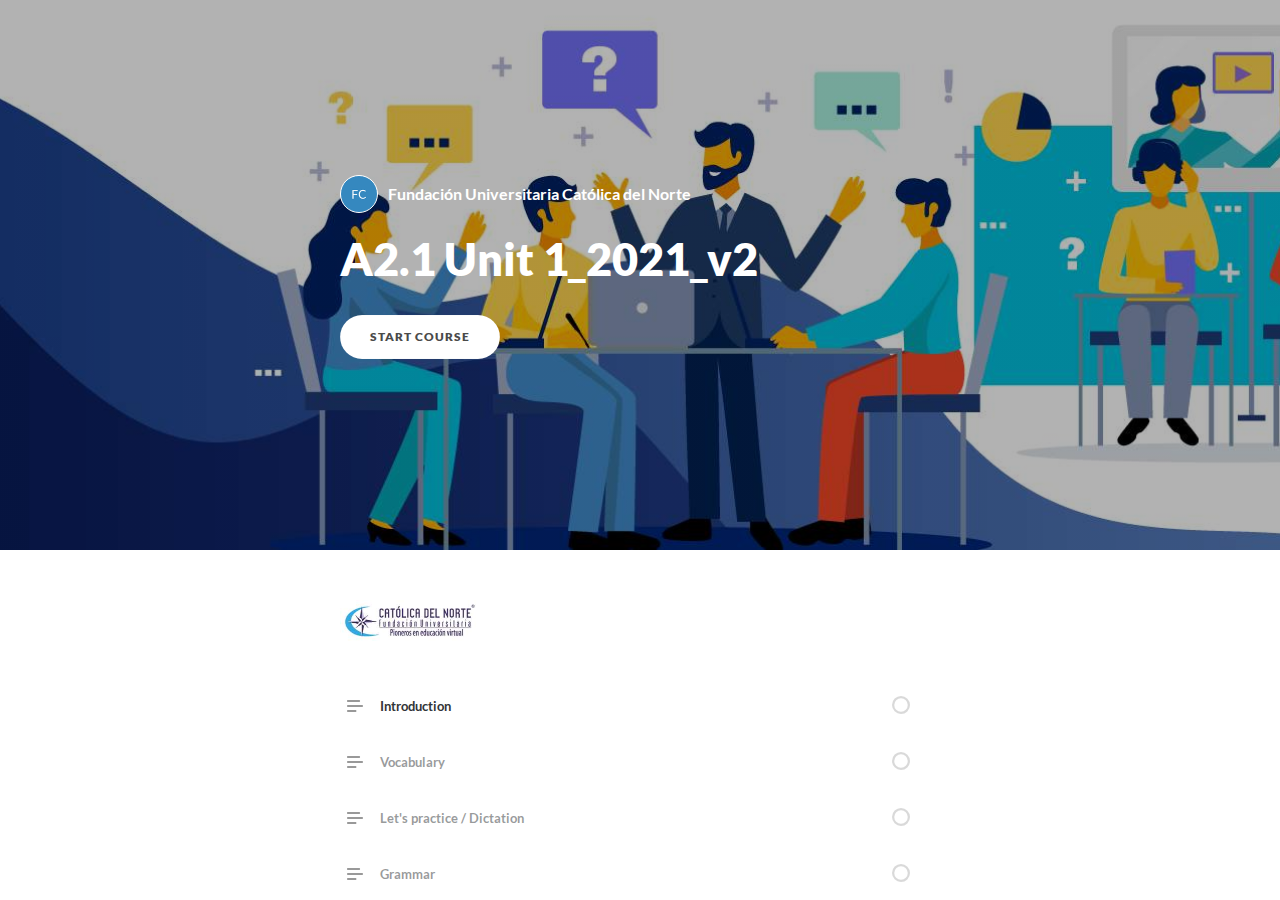
<file: index.html>
<!DOCTYPE html>
<html lang="en" class="">
  <head>
    <meta http-equiv="X-UA-Compatible" content="IE=edge,chrome=1">
    <meta name="viewport" content="width=device-width, initial-scale=1, maximum-scale=1">
    <meta charset="utf-8">

    <title>A2.1 Unit 1_2021_v2</title>

    <link type="text/css" rel="stylesheet" href="lib/icomoon.css">
    <link type="text/css" rel="stylesheet" href="lib/main.bundle.css">
    <script type="text/javascript" src="lib/player-0.0.11.min.js"></script>
    <script type="text/javascript" src="lib/lzwcompress.js"></script>

    <!-- Resize Hack -->
    <script type="text/javascript">
      window.resizeTo(screen.width, screen.height);
    </script>
    
    <!--[if lt IE 9]>
    <script src="//html5shiv.googlecode.com/svn/trunk/html5.js"></script>
    <![endif]-->
  </head>
  <body>
    <style>
      .brand--head, .brand--head *   { font-family: 'Lato' !important; }
      .brand--body, .brand--body *   { font-family: 'Lato' !important; }
      .brand--lhead, .brand--lhead * { font-family: 'Lato' !important; }
      .brand--lbody, .brand--lbody * { font-family: 'Lato' !important; }
      .brand--ui, .brand--ui *       { font-family: 'Lato' !important; }

      .brand--beforeHead:before { font-family: 'Lato' !important; }
      .brand--afterHead:after { font-family: 'Lato' !important; }

      .brand--background        { background-color: #5981C2 !important; }
      .brand--background-all *  { background-color: #5981C2 !important; }
      .brand--border            { border-color: #5981C2 !important; }
      .brand--color             { color: #5981C2 !important; }
      .brand--color-all *       { color: #5981C2 !important; }
      .brand--shadow            { box-shadow: 0 0 0 0.2rem #5981C2 !important; }
      .brand--shadow-all *      { box-shadow: 0 0 0 0.2rem #5981C2 !important; }
      .brand--fill              { fill: #5981C2 !important; }
      .brand--stroke            { stroke: #5981C2 !important; }

      .brand--beforeBackground:before { background-color: #5981C2 !important; }
      .brand--beforeBorder:before     { border-color: #5981C2 !important; }
      .brand--beforeColor:before      { color: #5981C2 !important; }

      .brand--afterBackground:after { background-color: #5981C2 !important; }
      .brand--afterBorder:after     { border-color: #5981C2 !important; }
      .brand--afterColor:after      { color: #5981C2 !important; }

      /* should be applied to containers where links
         need to appear in brand color */
      .brand--linkColor a { color: #5981C2 !important; }

      /* should be applied to containers where links
         need to change to brand color on hover */
      .brand--linkColorHover a:hover { color: #5981C2 !important; }

      /* should be applied to any single element that
         needs to change color on hover */
      .brand--hoverColor:hover { color: #5981C2 !important; }

      /* TODO: probably need a way to create a 5-10% darker/lighter color */
      .brand--linkColor a:hover,
      .button.brand--background:hover { opacity: .65 !important; }

      @media (min-width: 47.9375em) { /* 768px */
        .brand--min768--background { background-color: #5981C2 !important; }
        .brand--min768--border     { border-color: #5981C2 !important; }
        .brand--min768--color      { color: #5981C2 !important; }
      }

      @media (max-width: 47.9375em) { /* 768px */
        .brand--max768--background { background-color: #5981C2 !important; }
        .brand--max768--border     { border-color: #5981C2 !important; }
        .brand--max768--color      { color: #5981C2 !important; }
      }
    </style>
    <div id="app"></div>
    <script type="text/javascript">
  (function(root) {
    window.labelSet = {"id":"C5UfDuI7y4s-wVE2HmWj0fn9","author":"auth0|5c4c7b2493dcb8211daaadda","name":"English","defaultId":1,"defaultSet":true,"labels":{"result":"result","search":"search","results":"results","quizNext":"NEXT","tabGroup":"Tab","codeGroup":"Code","noResults":"No results for","noteGroup":"Note","quizScore":"Your score","quizStart":"START QUIZ","courseExit":"EXIT COURSE","courseHome":"Home","lessonName":"Lesson","quizSubmit":"SUBMIT","quoteGroup":"Quote","salutation":"👋 Bye!","buttonGroup":"Button","courseStart":"START COURSE","embedViewOn":"VIEW ON","exitMessage":"You may now leave this page.","quizCorrect":"Correct","quizPassing":"PASSING","quizResults":"Quiz Results","courseResume":"RESUME COURSE","processStart":"START","processSwipe":"Swipe to continue","quizContinue":"Continue","quizLandmark":"Quiz","quizQuestion":"Question","courseDetails":"DETAILS","embedReadMore":"Read more","feedbackGroup":"Feedback","quizIncorrect":"Incorrect","quizTakeAgain":"TAKE AGAIN","scenarioStart":"START","sortingReplay":"REPLAY","accordionGroup":"Accordion","embedLinkGroup":"Embedded web content","lessonComplete":"COMPLETE","statementGroup":"Statement","storylineGroup":"Storyline","attachmentGroup":"File Attachment","embedPhotoGroup":"Embedded photo","embedVideoGroup":"Embedded video","playButtonLabel":"Play","processComplete":"Complete","processLandmark":"Process","processNextStep":"NEXT STEP","processStepName":"Step","seekSliderLabel":"Seek","sortingLandmark":"Sorting Activity","audioPlayerGroup":"Audio player. You can use the space bar to toggle playback and arrow keys to scrub.","buttonStackGroup":"Button stack","embedPlayerGroup":"Embedded media player","lessonRestricted":"Lessons must be completed in order","pauseButtonLabel":"Pause","scenarioComplete":"Scenario Complete!","scenarioContinue":"CONTINUE","scenarioTryAgain":"TRY AGAIN","textOnImageGroup":"Text on image","timelineLandmark":"Timeline","urlEmbedLandmark":"URL/Embed","videoPlayerGroup":"Video player. You can use the space bar to toggle playback and arrow keys to scrub.","blocksClickToFlip":"Click to flip","blocksPreposition":"of","bulletedListGroup":"Bulleted list","checkboxListGroup":"Checkbox list","imageAndTextGroup":"Image and text","imageGalleryGroup":"Image gallery","lessonPreposition":"of","numberedListGroup":"Numbered list","processLessonName":"Lesson","processStartAgain":"START AGAIN","scenarioStartOver":"START OVER","courseSkipToLesson":"SKIP TO LESSON","flashcardBackLabel":"Flashcard back","flashcardGridGroup":"Flashcard grid","nextFlashCardLabel":"Next flashcard","flashcardFrontLabel":"Flashcard front","flashcardStackGroup":"Flashcard stack","knowledgeCheckGroup":"Knowledge check","sortingCardsCorrect":"Cards Correct","hamburgerButtonLabel":"Course Overview Sidebar","lessonHeaderLandmark":"Lesson Header","numberedDividerGroup":"Numbered divider","lessonContentLandmark":"Lesson Content","lessonSidebarLandmark":"Lesson Sidebar","quizAnswerPlaceholder":"Type your answer here","labeledGraphicLandmark":"Labeled Graphic","previousFlashCardLabel":"Previous flashcard","processStepPreposition":"of","overviewPageTitleSuffix":"Overview","quizAcceptableResponses":"Acceptable responses","quizRequirePassingScore":"Must pass quiz before continuing","timelineCardGroupPrefix":"Timeline Card","labeledGraphicBubbleLabel":"Labeled graphic bubble","labeledGraphicMarkerLabel":"Labeled graphic marker","labeledGraphicNextMarkerLabel":"Next marker","labeledGraphicPreviousMarkerLabel":"Previous marker"},"deleted":false,"createdAt":"2019-01-26T15:23:03.250Z","updatedAt":"2019-01-26T15:23:03.250Z","iso639Code":"en","transferredAt":null};
    window.courseData = "[base64]/[base64]/[base64]/[base64]/[base64]/[base64]/[base64]/[base64]/[base64]/[base64]/[base64]/[base64]/[base64]/[base64]/[base64]/[base64]/[base64]";
    window.partnerContent = [];

    function isExport() {
      return true;
    }

    function resolvePath(path) {
      return ('assets/').concat(path);
    }

    function resolveFontPath(font) {
      return ('lib/fonts/').concat(font.key.split('/').reverse()[0]);
    }

    root.Runtime = {
      isExport: isExport,
      resolvePath: resolvePath,
      resolveFontPath: resolveFontPath
    };
  }(window));
</script>

    
    <script src="lib/main.bundle.js"></script>
    
  </body>
</html>
</file>
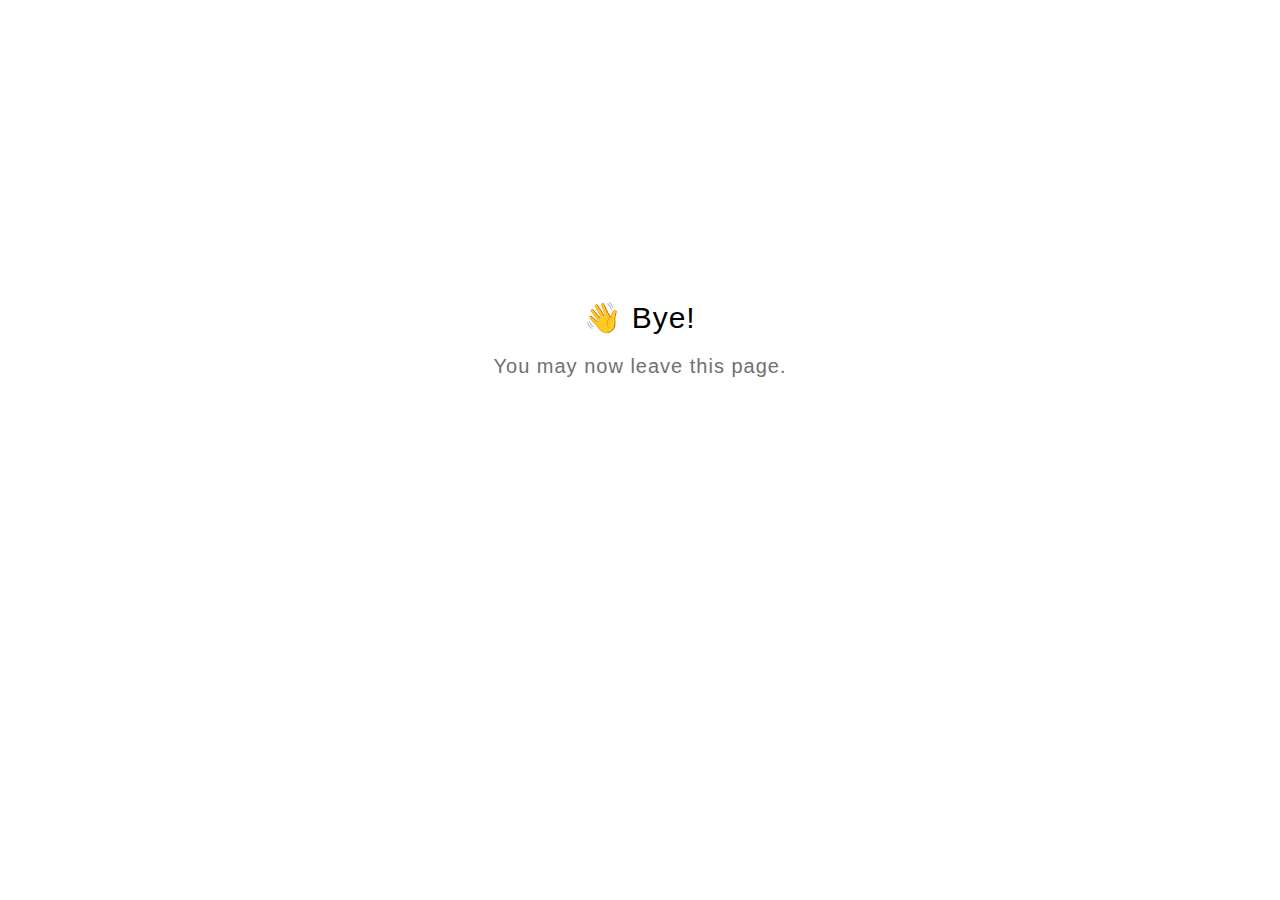
<file: goodbye.html>
<html>
  <head>
    <meta charset="utf-8" lang="en">
    <style>
      html {
        font-size: 20px;
        font-family: 'lato', sans-serif;
        font-weight: lighter;
        letter-spacing: 0.05rem;
      }

      .goodbye-container {
        text-align: center;
        margin-top: 15rem;
      }

      .bye-message {
        font-size: 1.5rem;
      }

      .exit-text {
        color: #707070;
        margin-top: 1rem;
      }
    </style>
  </head>
  <body>
    <div class="goodbye-container">
      <div class="bye-message">👋 Bye!</div>
      <div class="exit-text">You may now leave this page.</div>
    </div>
  </body>
</html>
</file>
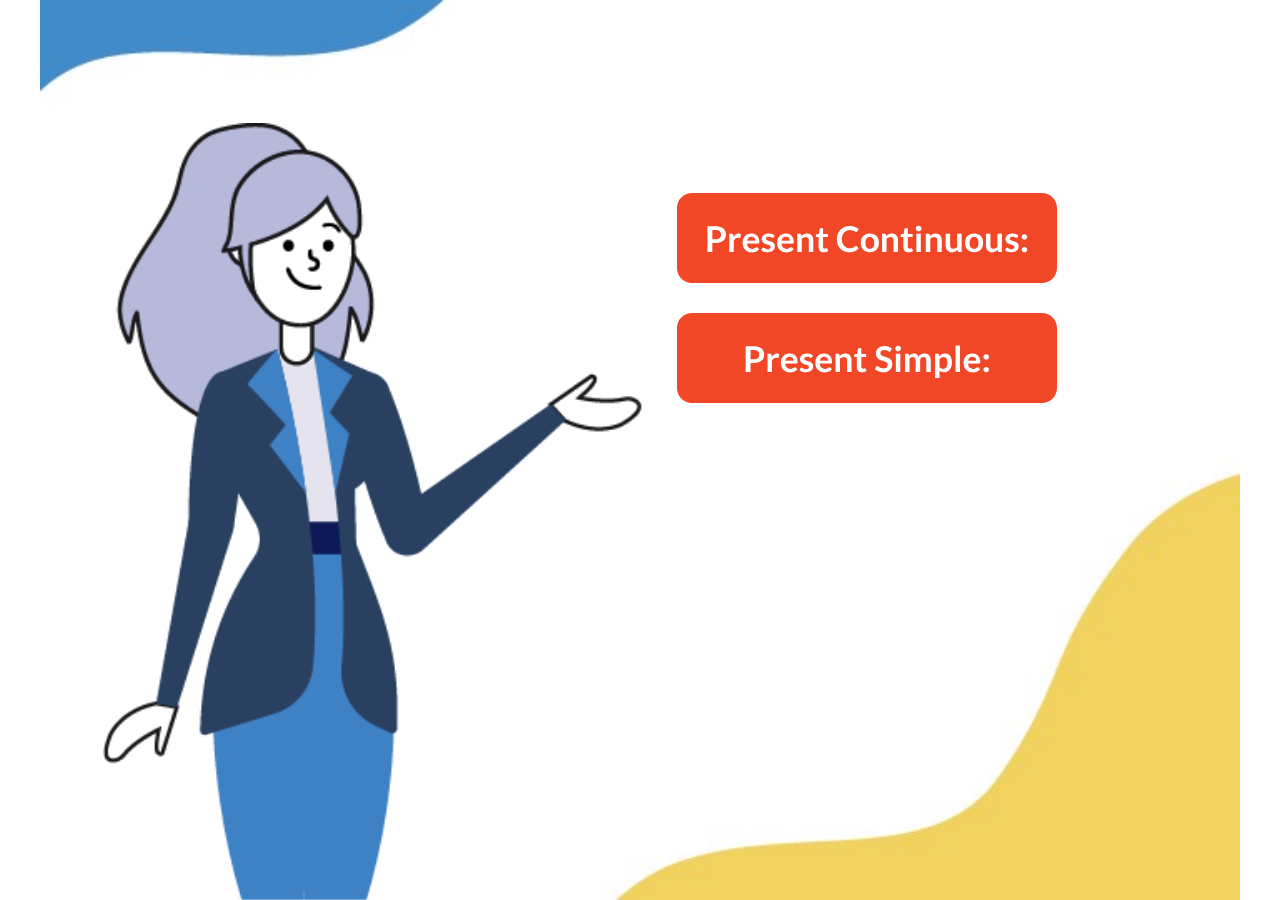
<file: assets/kPHkfuxmE7-gACLD/story.html>
<!DOCTYPE html>
<html lang="es">
<head>
  <meta charset="utf-8">
  <!-- Creado con Storyline 360 - http://www.articulate.com  -->
  <!-- version: 3.37.21614.0 -->
  <title>A2.1-unit1-grammar-present-continuo-simple</title>
  <meta http-equiv="x-ua-compatible" content="IE=edge" />
  <meta name="viewport" content="width=device-width, initial-scale=1.0, user-scalable=no, shrink-to-fit=no, minimal-ui" />
  <meta name="apple-mobile-web-app-capable" content="yes" />
  <style>
    html, body { height: 100%; padding: 0; margin: 0 }
    #app { height: 100%; width: 100%; }
  </style>
  
  <script>window.THREE = { };</script>
<meta name="robots" content="noindex, nofollow"></head>
<body style="background: #FBFBFB" class="cs-HTML theme-unified">
<script src="player-interface.js"></script>
  <script>!function(e){var n=/iPhone/i,t=/iPod/i,d=/iPad/i,s=/(?=.*\bAndroid\b)(?=.*\bMobile\b)/i,b=/Android/i,r=/(?=.*\bAndroid\b)(?=.*\bSD4930UR\b)/i,h=/(?=.*\bAndroid\b)(?=.*\b(?:KFOT|KFTT|KFJWI|KFJWA|KFSOWI|KFTHWI|KFTHWA|KFAPWI|KFAPWA|KFARWI|KFASWI|KFSAWI|KFSAWA)\b)/i,a=/IEMobile/i,l=/(?=.*\bWindows\b)(?=.*\bARM\b)/i,p=/BlackBerry/i,f=/BB10/i,u=/Opera Mini/i,c=/(CriOS|Chrome)(?=.*\bMobile\b)/i,w=/(?=.*\bFirefox\b)(?=.*\bMobile\b)/i,A=new RegExp("(?:Nexus 7|BNTV250|Kindle Fire|Silk|GT-P1000)","i"),v=function(e,i){return e.test(i)},i=function(e){var i=e||navigator.userAgent,o=i.split("[FBAN");if(void 0!==o[1]&&(i=o[0]),this.apple={phone:v(n,i),ipod:v(t,i),tablet:!v(n,i)&&v(d,i),device:v(n,i)||v(t,i)||v(d,i)},this.amazon={phone:v(r,i),tablet:!v(r,i)&&v(h,i),device:v(r,i)||v(h,i)},this.android={phone:v(r,i)||v(s,i),tablet:!v(r,i)&&!v(s,i)&&(v(h,i)||v(b,i)),device:v(r,i)||v(h,i)||v(s,i)||v(b,i)},this.windows={phone:v(a,i),tablet:v(l,i),device:v(a,i)||v(l,i)},this.other={blackberry:v(p,i),blackberry10:v(f,i),opera:v(u,i),firefox:v(w,i),chrome:v(c,i),device:v(p,i)||v(f,i)||v(u,i)||v(w,i)||v(c,i)},this.seven_inch=v(A,i),this.any=this.apple.device||this.android.device||this.windows.device||this.other.device||this.seven_inch,this.phone=this.apple.phone||this.android.phone||this.windows.phone,this.tablet=this.apple.tablet||this.android.tablet||this.windows.tablet,"undefined"==typeof window)return this},o=function(){var e=new i;return e.Class=i,e};"undefined"!=typeof module&&module.exports&&"undefined"==typeof window?module.exports=i:"undefined"!=typeof module&&module.exports&&"undefined"!=typeof window?module.exports=o():"function"==typeof define&&define.amd?define("isMobile",[],e.isMobile=o()):e.isMobile=o()}(this);
    window.isMobile.apple.tablet = window.isMobile.apple.tablet ||
      (navigator.platform === 'MacIntel' && navigator.maxTouchPoints > 1);
    window.isMobile.apple.device = window.isMobile.apple.device || window.isMobile.apple.tablet;
    window.isMobile.tablet = window.isMobile.tablet || window.isMobile.apple.tablet;
    window.isMobile.any = window.isMobile.any || window.isMobile.apple.tablet;
  </script>

  <div id="preso"></div>
  <script>
    window.DS = {};
    window.globals = {
      DATA_PATH_BASE: '',
      HAS_FRAME: true,
      HAS_SLIDE: true,

      lmsPresent: false,
      tinCanPresent: false,
      aoSupport: false,
      scale: 'noscale',
      captureRc: false,
      browserSize: 'optimal',
      bgColor: '#FBFBFB',
      features: '',
      themeName: 'unified',
      preloaderColor: '#8C8C8C',
      suppressAnalytics: false,
      productChannel: 'stable',
      publishSource: 'storyline',
      aid: 'auth0|5c4c7b2493dcb8211daaadda',
      cid: '2d848119-8c9f-4fc2-8f5d-d91c5d7e9a8b',
      playerVersion: '3.37.21614.0',
      maxIosVideoElements: 5,

      
      parseParams: function(qs) {
        if (window.globals.parsedParams != null) {
          return window.globals.parsedParams;
        }
        qs = (qs || window.location.search.substr(1)).split('+').join(' ');
        var params = {},
            tokens,
            re = /[?&]?([^=]+)=([^&]*)/g;

        while (tokens = re.exec(qs)) {
          params[decodeURIComponent(tokens[1]).trim()] =
            decodeURIComponent(tokens[2]).trim();
        }
        window.globals.parsedParams = params;
        return params;
      }

    };

    (function() {

      var classTypes = [ 'desktop', 'mobile', 'phone', 'tablet' ];

      var addDeviceClasses = function(prefix, testObj) {
        var curr, i;
        for (i = 0; i < classTypes.length; i++) {
          curr = classTypes[i];
          if (testObj[curr]) {
            document.body.classList.add(prefix + curr);
          }
        }
      };

      var params = window.globals.parseParams(),
          isDevicePreview = params.devicepreview === '1',
          isPhoneOverride = params.deviceType === 'phone' || (isDevicePreview && params.phone == '1'),
          isTabletOverride = (params.deviceType === 'tablet' || isDevicePreview) && !isPhoneOverride,
          isMobileOverride = isPhoneOverride || isTabletOverride;

      var deviceView = {
        desktop: !window.isMobile.any && !isMobileOverride,
        mobile: window.isMobile.any || isMobileOverride,
        phone: isPhoneOverride || (window.isMobile.phone && !isTabletOverride),
        tablet: isTabletOverride || window.isMobile.tablet
      };

      window.globals.deviceView = deviceView;
      window.isMobile.desktop = !window.isMobile.any;
      window.isMobile.mobile = window.isMobile.any;

      addDeviceClasses('view-', deviceView);

    })();
  </script>
  
  <script src='story_content/user.js' type=text/javascript></script>
  <div class="slide-loader"></div>

  <script type="text/javascript">
    var doc = document, loader = doc.body.querySelector('.slide-loader'); [ 1, 2, 3 ].forEach(function(n) { var d = doc.createElement('div'); d.style.backgroundColor = window.globals.preloaderColor; d.classList.add('mobile-loader-dot'); d.classList.add('dot' + n); loader.appendChild(d); });
  </script>

  <div class="mobile-load-title-overlay">
    <div class="mobile-load-title">A2.1-unit1-grammar-present-continuo-simple</div>
  </div>

  <div class="mobile-chrome-warning"></div>

  <script>
    
    if (window.autoSpider && window.vInterfaceObject) {
      document.querySelector('.mobile-load-title-overlay').style.display = 'none';
    }
  </script>

  

  <link rel="stylesheet" href="html5/data/css/output.min.css" data-noprefix />
</body>
<script src="html5/lib/scripts/ds-bootstrap.min.js"></script>
</html>
</file>
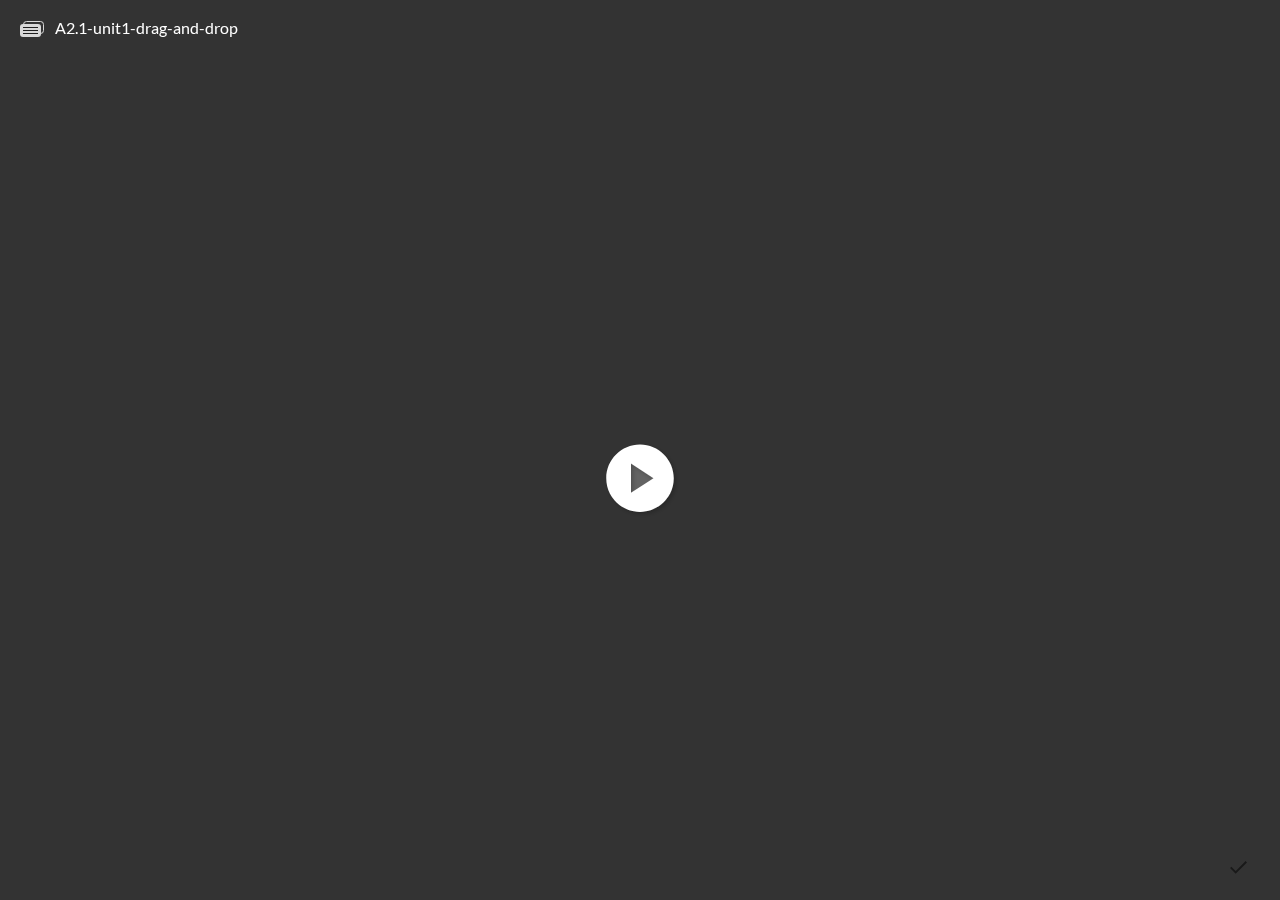
<file: assets/M8J1Yu74GhzUjmIP/story.html>
<!DOCTYPE html>
<html lang="es">
<head>
  <meta charset="utf-8">
  <!-- Creado con Storyline 360 - http://www.articulate.com  -->
  <!-- version: 3.37.21614.0 -->
  <title>A2.1-unit1-drag-and-drop</title>
  <meta http-equiv="x-ua-compatible" content="IE=edge" />
  <meta name="viewport" content="width=device-width, initial-scale=1.0, user-scalable=no, shrink-to-fit=no, minimal-ui" />
  <meta name="apple-mobile-web-app-capable" content="yes" />
  <style>
    html, body { height: 100%; padding: 0; margin: 0 }
    #app { height: 100%; width: 100%; }
  </style>
  
  <script>window.THREE = { };</script>
<meta name="robots" content="noindex, nofollow"></head>
<body style="background: #FBFBFB" class="cs-HTML theme-unified">
<script src="player-interface.js"></script>
  <script>!function(e){var n=/iPhone/i,t=/iPod/i,d=/iPad/i,s=/(?=.*\bAndroid\b)(?=.*\bMobile\b)/i,b=/Android/i,r=/(?=.*\bAndroid\b)(?=.*\bSD4930UR\b)/i,h=/(?=.*\bAndroid\b)(?=.*\b(?:KFOT|KFTT|KFJWI|KFJWA|KFSOWI|KFTHWI|KFTHWA|KFAPWI|KFAPWA|KFARWI|KFASWI|KFSAWI|KFSAWA)\b)/i,a=/IEMobile/i,l=/(?=.*\bWindows\b)(?=.*\bARM\b)/i,p=/BlackBerry/i,f=/BB10/i,u=/Opera Mini/i,c=/(CriOS|Chrome)(?=.*\bMobile\b)/i,w=/(?=.*\bFirefox\b)(?=.*\bMobile\b)/i,A=new RegExp("(?:Nexus 7|BNTV250|Kindle Fire|Silk|GT-P1000)","i"),v=function(e,i){return e.test(i)},i=function(e){var i=e||navigator.userAgent,o=i.split("[FBAN");if(void 0!==o[1]&&(i=o[0]),this.apple={phone:v(n,i),ipod:v(t,i),tablet:!v(n,i)&&v(d,i),device:v(n,i)||v(t,i)||v(d,i)},this.amazon={phone:v(r,i),tablet:!v(r,i)&&v(h,i),device:v(r,i)||v(h,i)},this.android={phone:v(r,i)||v(s,i),tablet:!v(r,i)&&!v(s,i)&&(v(h,i)||v(b,i)),device:v(r,i)||v(h,i)||v(s,i)||v(b,i)},this.windows={phone:v(a,i),tablet:v(l,i),device:v(a,i)||v(l,i)},this.other={blackberry:v(p,i),blackberry10:v(f,i),opera:v(u,i),firefox:v(w,i),chrome:v(c,i),device:v(p,i)||v(f,i)||v(u,i)||v(w,i)||v(c,i)},this.seven_inch=v(A,i),this.any=this.apple.device||this.android.device||this.windows.device||this.other.device||this.seven_inch,this.phone=this.apple.phone||this.android.phone||this.windows.phone,this.tablet=this.apple.tablet||this.android.tablet||this.windows.tablet,"undefined"==typeof window)return this},o=function(){var e=new i;return e.Class=i,e};"undefined"!=typeof module&&module.exports&&"undefined"==typeof window?module.exports=i:"undefined"!=typeof module&&module.exports&&"undefined"!=typeof window?module.exports=o():"function"==typeof define&&define.amd?define("isMobile",[],e.isMobile=o()):e.isMobile=o()}(this);
    window.isMobile.apple.tablet = window.isMobile.apple.tablet ||
      (navigator.platform === 'MacIntel' && navigator.maxTouchPoints > 1);
    window.isMobile.apple.device = window.isMobile.apple.device || window.isMobile.apple.tablet;
    window.isMobile.tablet = window.isMobile.tablet || window.isMobile.apple.tablet;
    window.isMobile.any = window.isMobile.any || window.isMobile.apple.tablet;
  </script>

  <div id="preso"></div>
  <script>
    window.DS = {};
    window.globals = {
      DATA_PATH_BASE: '',
      HAS_FRAME: true,
      HAS_SLIDE: true,

      lmsPresent: false,
      tinCanPresent: false,
      aoSupport: false,
      scale: 'noscale',
      captureRc: false,
      browserSize: 'optimal',
      bgColor: '#FBFBFB',
      features: '',
      themeName: 'unified',
      preloaderColor: '#8C8C8C',
      suppressAnalytics: false,
      productChannel: 'stable',
      publishSource: 'storyline',
      aid: 'auth0|5c4c7b2493dcb8211daaadda',
      cid: '012cbbdb-2e46-448d-ae7a-df27b29f080f',
      playerVersion: '3.37.21614.0',
      maxIosVideoElements: 5,

      
      parseParams: function(qs) {
        if (window.globals.parsedParams != null) {
          return window.globals.parsedParams;
        }
        qs = (qs || window.location.search.substr(1)).split('+').join(' ');
        var params = {},
            tokens,
            re = /[?&]?([^=]+)=([^&]*)/g;

        while (tokens = re.exec(qs)) {
          params[decodeURIComponent(tokens[1]).trim()] =
            decodeURIComponent(tokens[2]).trim();
        }
        window.globals.parsedParams = params;
        return params;
      }

    };

    (function() {

      var classTypes = [ 'desktop', 'mobile', 'phone', 'tablet' ];

      var addDeviceClasses = function(prefix, testObj) {
        var curr, i;
        for (i = 0; i < classTypes.length; i++) {
          curr = classTypes[i];
          if (testObj[curr]) {
            document.body.classList.add(prefix + curr);
          }
        }
      };

      var params = window.globals.parseParams(),
          isDevicePreview = params.devicepreview === '1',
          isPhoneOverride = params.deviceType === 'phone' || (isDevicePreview && params.phone == '1'),
          isTabletOverride = (params.deviceType === 'tablet' || isDevicePreview) && !isPhoneOverride,
          isMobileOverride = isPhoneOverride || isTabletOverride;

      var deviceView = {
        desktop: !window.isMobile.any && !isMobileOverride,
        mobile: window.isMobile.any || isMobileOverride,
        phone: isPhoneOverride || (window.isMobile.phone && !isTabletOverride),
        tablet: isTabletOverride || window.isMobile.tablet
      };

      window.globals.deviceView = deviceView;
      window.isMobile.desktop = !window.isMobile.any;
      window.isMobile.mobile = window.isMobile.any;

      addDeviceClasses('view-', deviceView);

    })();
  </script>
  
  <script src='story_content/user.js' type=text/javascript></script>
  <div class="slide-loader"></div>

  <script type="text/javascript">
    var doc = document, loader = doc.body.querySelector('.slide-loader'); [ 1, 2, 3 ].forEach(function(n) { var d = doc.createElement('div'); d.style.backgroundColor = window.globals.preloaderColor; d.classList.add('mobile-loader-dot'); d.classList.add('dot' + n); loader.appendChild(d); });
  </script>

  <div class="mobile-load-title-overlay">
    <div class="mobile-load-title">A2.1-unit1-drag-and-drop</div>
  </div>

  <div class="mobile-chrome-warning"></div>

  <script>
    
    if (window.autoSpider && window.vInterfaceObject) {
      document.querySelector('.mobile-load-title-overlay').style.display = 'none';
    }
  </script>

  

  <link rel="stylesheet" href="html5/data/css/output.min.css" data-noprefix />
</body>
<script src="html5/lib/scripts/ds-bootstrap.min.js"></script>
</html>
</file>
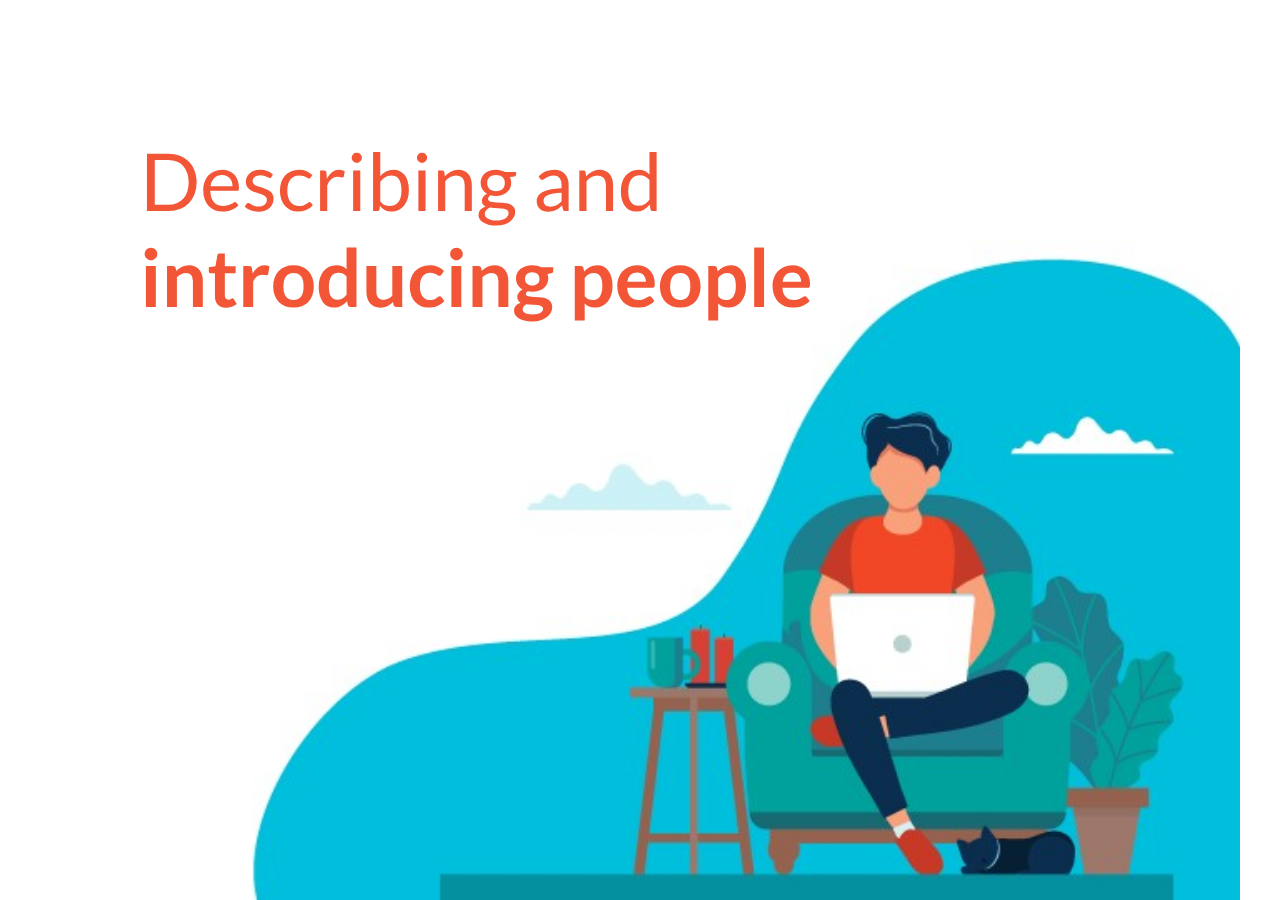
<file: assets/RwXechRFwnskboka/story.html>
<!DOCTYPE html>
<html lang="es">
<head>
  <meta charset="utf-8">
  <!-- Creado con Storyline 360 - http://www.articulate.com  -->
  <!-- version: 3.37.21614.0 -->
  <title>vocabulary-unit1-A2.1</title>
  <meta http-equiv="x-ua-compatible" content="IE=edge" />
  <meta name="viewport" content="width=device-width, initial-scale=1.0, user-scalable=no, shrink-to-fit=no, minimal-ui" />
  <meta name="apple-mobile-web-app-capable" content="yes" />
  <style>
    html, body { height: 100%; padding: 0; margin: 0 }
    #app { height: 100%; width: 100%; }
  </style>
  
  <script>window.THREE = { };</script>
<meta name="robots" content="noindex, nofollow"></head>
<body style="background: #FBFBFB" class="cs-HTML theme-unified">
<script src="player-interface.js"></script>
  <script>!function(e){var n=/iPhone/i,t=/iPod/i,d=/iPad/i,s=/(?=.*\bAndroid\b)(?=.*\bMobile\b)/i,b=/Android/i,r=/(?=.*\bAndroid\b)(?=.*\bSD4930UR\b)/i,h=/(?=.*\bAndroid\b)(?=.*\b(?:KFOT|KFTT|KFJWI|KFJWA|KFSOWI|KFTHWI|KFTHWA|KFAPWI|KFAPWA|KFARWI|KFASWI|KFSAWI|KFSAWA)\b)/i,a=/IEMobile/i,l=/(?=.*\bWindows\b)(?=.*\bARM\b)/i,p=/BlackBerry/i,f=/BB10/i,u=/Opera Mini/i,c=/(CriOS|Chrome)(?=.*\bMobile\b)/i,w=/(?=.*\bFirefox\b)(?=.*\bMobile\b)/i,A=new RegExp("(?:Nexus 7|BNTV250|Kindle Fire|Silk|GT-P1000)","i"),v=function(e,i){return e.test(i)},i=function(e){var i=e||navigator.userAgent,o=i.split("[FBAN");if(void 0!==o[1]&&(i=o[0]),this.apple={phone:v(n,i),ipod:v(t,i),tablet:!v(n,i)&&v(d,i),device:v(n,i)||v(t,i)||v(d,i)},this.amazon={phone:v(r,i),tablet:!v(r,i)&&v(h,i),device:v(r,i)||v(h,i)},this.android={phone:v(r,i)||v(s,i),tablet:!v(r,i)&&!v(s,i)&&(v(h,i)||v(b,i)),device:v(r,i)||v(h,i)||v(s,i)||v(b,i)},this.windows={phone:v(a,i),tablet:v(l,i),device:v(a,i)||v(l,i)},this.other={blackberry:v(p,i),blackberry10:v(f,i),opera:v(u,i),firefox:v(w,i),chrome:v(c,i),device:v(p,i)||v(f,i)||v(u,i)||v(w,i)||v(c,i)},this.seven_inch=v(A,i),this.any=this.apple.device||this.android.device||this.windows.device||this.other.device||this.seven_inch,this.phone=this.apple.phone||this.android.phone||this.windows.phone,this.tablet=this.apple.tablet||this.android.tablet||this.windows.tablet,"undefined"==typeof window)return this},o=function(){var e=new i;return e.Class=i,e};"undefined"!=typeof module&&module.exports&&"undefined"==typeof window?module.exports=i:"undefined"!=typeof module&&module.exports&&"undefined"!=typeof window?module.exports=o():"function"==typeof define&&define.amd?define("isMobile",[],e.isMobile=o()):e.isMobile=o()}(this);
    window.isMobile.apple.tablet = window.isMobile.apple.tablet ||
      (navigator.platform === 'MacIntel' && navigator.maxTouchPoints > 1);
    window.isMobile.apple.device = window.isMobile.apple.device || window.isMobile.apple.tablet;
    window.isMobile.tablet = window.isMobile.tablet || window.isMobile.apple.tablet;
    window.isMobile.any = window.isMobile.any || window.isMobile.apple.tablet;
  </script>

  <div id="preso"></div>
  <script>
    window.DS = {};
    window.globals = {
      DATA_PATH_BASE: '',
      HAS_FRAME: true,
      HAS_SLIDE: true,

      lmsPresent: false,
      tinCanPresent: false,
      aoSupport: false,
      scale: 'noscale',
      captureRc: false,
      browserSize: 'optimal',
      bgColor: '#FBFBFB',
      features: '',
      themeName: 'unified',
      preloaderColor: '#8C8C8C',
      suppressAnalytics: false,
      productChannel: 'stable',
      publishSource: 'storyline',
      aid: 'auth0|5c4c7b2493dcb8211daaadda',
      cid: 'a30f79f1-c195-4a56-b63b-d627050b750c',
      playerVersion: '3.37.21614.0',
      maxIosVideoElements: 5,

      
      parseParams: function(qs) {
        if (window.globals.parsedParams != null) {
          return window.globals.parsedParams;
        }
        qs = (qs || window.location.search.substr(1)).split('+').join(' ');
        var params = {},
            tokens,
            re = /[?&]?([^=]+)=([^&]*)/g;

        while (tokens = re.exec(qs)) {
          params[decodeURIComponent(tokens[1]).trim()] =
            decodeURIComponent(tokens[2]).trim();
        }
        window.globals.parsedParams = params;
        return params;
      }

    };

    (function() {

      var classTypes = [ 'desktop', 'mobile', 'phone', 'tablet' ];

      var addDeviceClasses = function(prefix, testObj) {
        var curr, i;
        for (i = 0; i < classTypes.length; i++) {
          curr = classTypes[i];
          if (testObj[curr]) {
            document.body.classList.add(prefix + curr);
          }
        }
      };

      var params = window.globals.parseParams(),
          isDevicePreview = params.devicepreview === '1',
          isPhoneOverride = params.deviceType === 'phone' || (isDevicePreview && params.phone == '1'),
          isTabletOverride = (params.deviceType === 'tablet' || isDevicePreview) && !isPhoneOverride,
          isMobileOverride = isPhoneOverride || isTabletOverride;

      var deviceView = {
        desktop: !window.isMobile.any && !isMobileOverride,
        mobile: window.isMobile.any || isMobileOverride,
        phone: isPhoneOverride || (window.isMobile.phone && !isTabletOverride),
        tablet: isTabletOverride || window.isMobile.tablet
      };

      window.globals.deviceView = deviceView;
      window.isMobile.desktop = !window.isMobile.any;
      window.isMobile.mobile = window.isMobile.any;

      addDeviceClasses('view-', deviceView);

    })();
  </script>
  
  <script src='story_content/user.js' type=text/javascript></script>
  <div class="slide-loader"></div>

  <script type="text/javascript">
    var doc = document, loader = doc.body.querySelector('.slide-loader'); [ 1, 2, 3 ].forEach(function(n) { var d = doc.createElement('div'); d.style.backgroundColor = window.globals.preloaderColor; d.classList.add('mobile-loader-dot'); d.classList.add('dot' + n); loader.appendChild(d); });
  </script>

  <div class="mobile-load-title-overlay">
    <div class="mobile-load-title">vocabulary-unit1-A2.1</div>
  </div>

  <div class="mobile-chrome-warning"></div>

  <script>
    
    if (window.autoSpider && window.vInterfaceObject) {
      document.querySelector('.mobile-load-title-overlay').style.display = 'none';
    }
  </script>

  

  <link rel="stylesheet" href="html5/data/css/output.min.css" data-noprefix />
</body>
<script src="html5/lib/scripts/ds-bootstrap.min.js"></script>
</html>
</file>
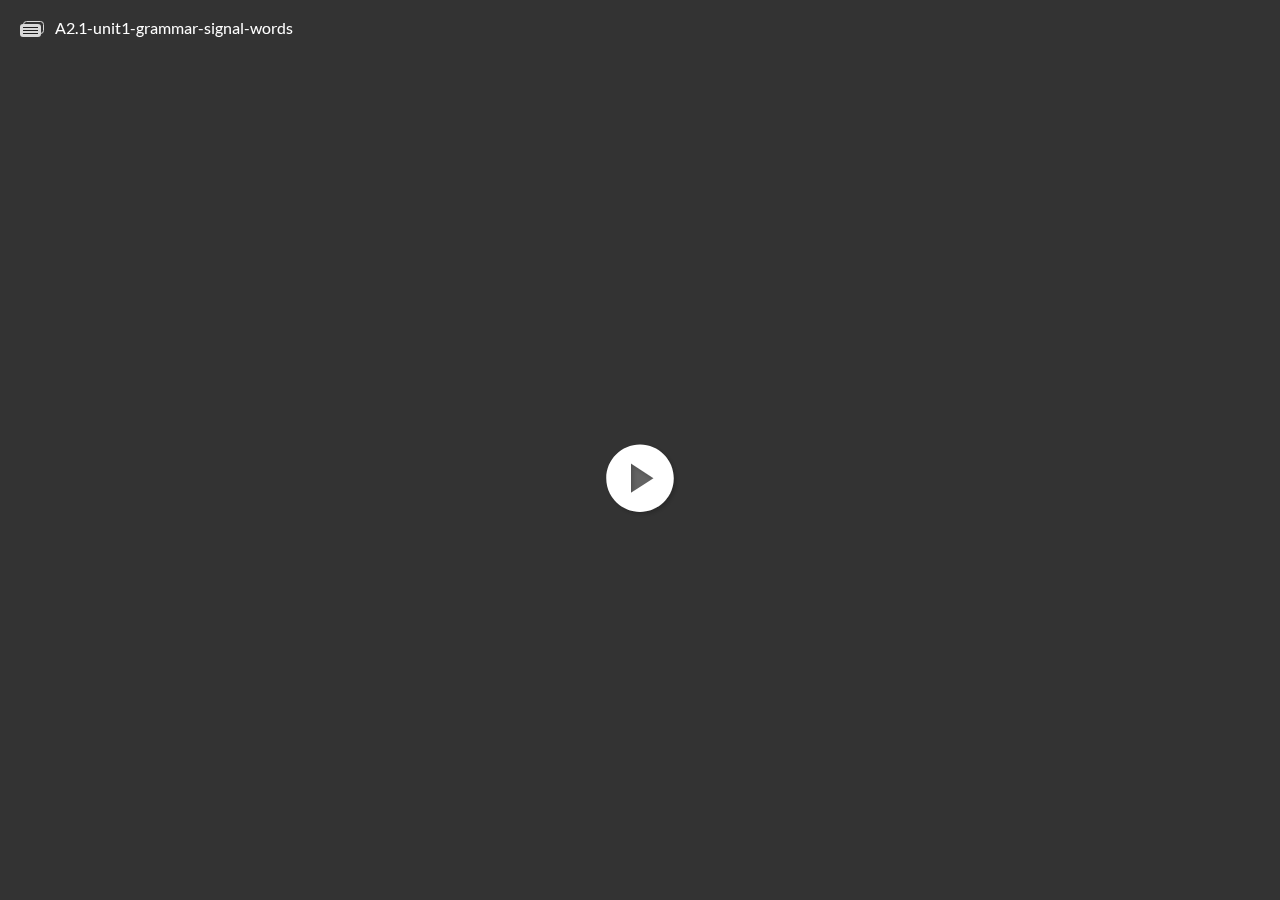
<file: assets/wZaIn_sk-Xk1zuD9/story.html>
<!DOCTYPE html>
<html lang="es">
<head>
  <meta charset="utf-8">
  <!-- Creado con Storyline 360 - http://www.articulate.com  -->
  <!-- version: 3.37.21614.0 -->
  <title>A2.1-unit1-grammar-signal-words</title>
  <meta http-equiv="x-ua-compatible" content="IE=edge" />
  <meta name="viewport" content="width=device-width, initial-scale=1.0, user-scalable=no, shrink-to-fit=no, minimal-ui" />
  <meta name="apple-mobile-web-app-capable" content="yes" />
  <style>
    html, body { height: 100%; padding: 0; margin: 0 }
    #app { height: 100%; width: 100%; }
  </style>
  
  <script>window.THREE = { };</script>
<meta name="robots" content="noindex, nofollow"></head>
<body style="background: #FBFBFB" class="cs-HTML theme-unified">
<script src="player-interface.js"></script>
  <script>!function(e){var n=/iPhone/i,t=/iPod/i,d=/iPad/i,s=/(?=.*\bAndroid\b)(?=.*\bMobile\b)/i,b=/Android/i,r=/(?=.*\bAndroid\b)(?=.*\bSD4930UR\b)/i,h=/(?=.*\bAndroid\b)(?=.*\b(?:KFOT|KFTT|KFJWI|KFJWA|KFSOWI|KFTHWI|KFTHWA|KFAPWI|KFAPWA|KFARWI|KFASWI|KFSAWI|KFSAWA)\b)/i,a=/IEMobile/i,l=/(?=.*\bWindows\b)(?=.*\bARM\b)/i,p=/BlackBerry/i,f=/BB10/i,u=/Opera Mini/i,c=/(CriOS|Chrome)(?=.*\bMobile\b)/i,w=/(?=.*\bFirefox\b)(?=.*\bMobile\b)/i,A=new RegExp("(?:Nexus 7|BNTV250|Kindle Fire|Silk|GT-P1000)","i"),v=function(e,i){return e.test(i)},i=function(e){var i=e||navigator.userAgent,o=i.split("[FBAN");if(void 0!==o[1]&&(i=o[0]),this.apple={phone:v(n,i),ipod:v(t,i),tablet:!v(n,i)&&v(d,i),device:v(n,i)||v(t,i)||v(d,i)},this.amazon={phone:v(r,i),tablet:!v(r,i)&&v(h,i),device:v(r,i)||v(h,i)},this.android={phone:v(r,i)||v(s,i),tablet:!v(r,i)&&!v(s,i)&&(v(h,i)||v(b,i)),device:v(r,i)||v(h,i)||v(s,i)||v(b,i)},this.windows={phone:v(a,i),tablet:v(l,i),device:v(a,i)||v(l,i)},this.other={blackberry:v(p,i),blackberry10:v(f,i),opera:v(u,i),firefox:v(w,i),chrome:v(c,i),device:v(p,i)||v(f,i)||v(u,i)||v(w,i)||v(c,i)},this.seven_inch=v(A,i),this.any=this.apple.device||this.android.device||this.windows.device||this.other.device||this.seven_inch,this.phone=this.apple.phone||this.android.phone||this.windows.phone,this.tablet=this.apple.tablet||this.android.tablet||this.windows.tablet,"undefined"==typeof window)return this},o=function(){var e=new i;return e.Class=i,e};"undefined"!=typeof module&&module.exports&&"undefined"==typeof window?module.exports=i:"undefined"!=typeof module&&module.exports&&"undefined"!=typeof window?module.exports=o():"function"==typeof define&&define.amd?define("isMobile",[],e.isMobile=o()):e.isMobile=o()}(this);
    window.isMobile.apple.tablet = window.isMobile.apple.tablet ||
      (navigator.platform === 'MacIntel' && navigator.maxTouchPoints > 1);
    window.isMobile.apple.device = window.isMobile.apple.device || window.isMobile.apple.tablet;
    window.isMobile.tablet = window.isMobile.tablet || window.isMobile.apple.tablet;
    window.isMobile.any = window.isMobile.any || window.isMobile.apple.tablet;
  </script>

  <div id="preso"></div>
  <script>
    window.DS = {};
    window.globals = {
      DATA_PATH_BASE: '',
      HAS_FRAME: true,
      HAS_SLIDE: true,

      lmsPresent: false,
      tinCanPresent: false,
      aoSupport: false,
      scale: 'noscale',
      captureRc: false,
      browserSize: 'optimal',
      bgColor: '#FBFBFB',
      features: '',
      themeName: 'unified',
      preloaderColor: '#8C8C8C',
      suppressAnalytics: false,
      productChannel: 'stable',
      publishSource: 'storyline',
      aid: 'auth0|5c4c7b2493dcb8211daaadda',
      cid: '851d465d-02e8-46bd-bab8-5b760252e120',
      playerVersion: '3.37.21614.0',
      maxIosVideoElements: 5,

      
      parseParams: function(qs) {
        if (window.globals.parsedParams != null) {
          return window.globals.parsedParams;
        }
        qs = (qs || window.location.search.substr(1)).split('+').join(' ');
        var params = {},
            tokens,
            re = /[?&]?([^=]+)=([^&]*)/g;

        while (tokens = re.exec(qs)) {
          params[decodeURIComponent(tokens[1]).trim()] =
            decodeURIComponent(tokens[2]).trim();
        }
        window.globals.parsedParams = params;
        return params;
      }

    };

    (function() {

      var classTypes = [ 'desktop', 'mobile', 'phone', 'tablet' ];

      var addDeviceClasses = function(prefix, testObj) {
        var curr, i;
        for (i = 0; i < classTypes.length; i++) {
          curr = classTypes[i];
          if (testObj[curr]) {
            document.body.classList.add(prefix + curr);
          }
        }
      };

      var params = window.globals.parseParams(),
          isDevicePreview = params.devicepreview === '1',
          isPhoneOverride = params.deviceType === 'phone' || (isDevicePreview && params.phone == '1'),
          isTabletOverride = (params.deviceType === 'tablet' || isDevicePreview) && !isPhoneOverride,
          isMobileOverride = isPhoneOverride || isTabletOverride;

      var deviceView = {
        desktop: !window.isMobile.any && !isMobileOverride,
        mobile: window.isMobile.any || isMobileOverride,
        phone: isPhoneOverride || (window.isMobile.phone && !isTabletOverride),
        tablet: isTabletOverride || window.isMobile.tablet
      };

      window.globals.deviceView = deviceView;
      window.isMobile.desktop = !window.isMobile.any;
      window.isMobile.mobile = window.isMobile.any;

      addDeviceClasses('view-', deviceView);

    })();
  </script>
  
  <script src='story_content/user.js' type=text/javascript></script>
  <div class="slide-loader"></div>

  <script type="text/javascript">
    var doc = document, loader = doc.body.querySelector('.slide-loader'); [ 1, 2, 3 ].forEach(function(n) { var d = doc.createElement('div'); d.style.backgroundColor = window.globals.preloaderColor; d.classList.add('mobile-loader-dot'); d.classList.add('dot' + n); loader.appendChild(d); });
  </script>

  <div class="mobile-load-title-overlay">
    <div class="mobile-load-title">A2.1-unit1-grammar-signal-words</div>
  </div>

  <div class="mobile-chrome-warning"></div>

  <script>
    
    if (window.autoSpider && window.vInterfaceObject) {
      document.querySelector('.mobile-load-title-overlay').style.display = 'none';
    }
  </script>

  

  <link rel="stylesheet" href="html5/data/css/output.min.css" data-noprefix />
</body>
<script src="html5/lib/scripts/ds-bootstrap.min.js"></script>
</html>
</file>
<file: lib/icomoon.css>
@font-face {
	font-family: 'icomoon';
	src:  url('fonts/icomoon.ttf') format('truetype'),
				url('fonts/icomoon.woff') format('woff');
	font-weight: normal;
	font-style: normal;
}

[class^="icon-"], [class*=" icon-"] {
	/* use !important to prevent issues with browser extensions that change fonts */
	font-family: 'icomoon' !important;
	speak: none;
	font-style: normal;
	font-weight: normal;
	font-variant: normal;
	text-transform: none;
	line-height: 1;

	/* Better Font Rendering =========== */
	-webkit-font-smoothing: antialiased;
	-moz-osx-font-smoothing: grayscale;
}

.icon-edit-author-name:before {
	content: "\e976";
}
.icon-lock:before {
	content: "\e977";
}
.icon-checkmark-valid:before {
	content: "\e95d";
}
.icon-close-media-panel:before {
	content: "\e95e";
}
.icon-trash4:before {
	content: "\e95f";
}
.icon-x-invalid-url:before {
	content: "\e960";
}
.icon-attach2:before {
	content: "\e961";
}
.icon-bold:before {
	content: "\e962";
}
.icon-fontcolor:before {
	content: "\e963";
}
.icon-fontsize:before {
	content: "\e964";
}
.icon-italic:before {
	content: "\e965";
}
.icon-link:before {
	content: "\e966";
}
.icon-orderedlist:before {
	content: "\e967";
}
.icon-quote:before {
	content: "\e968";
}
.icon-unorderedlist:before {
	content: "\e969";
}
.icon-feedback:before {
	content: "\e910";
}
.icon-review:before {
	content: "\e911";
}
.icon-customizable:before {
	content: "\e908";
}
.icon-design:before {
	content: "\e909";
}
.icon-interactions:before {
	content: "\e90a";
}
.icon-questions:before {
	content: "\e90b";
}
.icon-scenarios2:before {
	content: "\e90c";
}
.icon-slides:before {
	content: "\e90d";
}
.icon-desktop:before {
	content: "\e902";
}
.icon-expressions:before {
	content: "\e903";
}
.icon-poses:before {
	content: "\e904";
}
.icon-retina:before {
	content: "\e905";
}
.icon-scenarios:before {
	content: "\e906";
}
.icon-transparency:before {
	content: "\e907";
}
.icon-Master-01:before {
	content: "\e934";
}
.icon-Master-02:before {
	content: "\e93a";
}
.icon-Master-03:before {
	content: "\e939";
}
.icon-Master-04:before {
	content: "\e936";
}
.icon-Master-05:before {
	content: "\e93b";
}
.icon-Master-06:before {
	content: "\e935";
}
.icon-Master-07:before {
	content: "\e937";
}
.icon-Master-08:before {
	content: "\e938";
}
.icon-Master-09:before {
	content: "\e922";
}
.icon-Master-10:before {
	content: "\e926";
}
.icon-Master-11:before {
	content: "\e924";
}
.icon-Master-12:before {
	content: "\e928";
}
.icon-Master-13:before {
	content: "\e923";
}
.icon-Master-14:before {
	content: "\e925";
}
.icon-Master-15:before {
	content: "\e929";
}
.icon-Master-16:before {
	content: "\e927";
}
.icon-Master-17:before {
	content: "\e92b";
}
.icon-Master-18:before {
	content: "\e92c";
}
.icon-Master-19:before {
	content: "\e92d";
}
.icon-Master-20:before {
	content: "\e92e";
}
.icon-Master-21:before {
	content: "\e92f";
}
.icon-Master-22:before {
	content: "\e930";
}
.icon-Master-23:before {
	content: "\e931";
}
.icon-Master-24:before {
	content: "\e932";
}
.icon-Master-25:before {
	content: "\e933";
}
.icon-Master-26:before {
	content: "\e92a";
}
.icon-check-circle:before {
	content: "\e803";
}
.icon-trash:before {
	content: "\e804";
}
.icon-rotation:before {
	content: "\e91a";
}
.icon-vector:before {
	content: "\e91b";
}
.icon-mute:before {
	content: "\e90e";
}
.icon-volume:before {
	content: "\e90f";
}
.icon-logo:before {
	content: "\e805";
}
.icon-share:before {
	content: "\e801";
}
.icon-sorting:before {
	content: "\e91c";
}
.icon-more:before {
	content: "\e91d";
}
.icon-copy:before {
	content: "\e951";
}
.icon-clock:before {
	content: "\e915";
}
.icon-quotes-left:before {
	content: "\e918";
}
.icon-list-numbered:before {
	content: "\e916";
}
.icon-list2:before {
	content: "\e917";
}
.icon-plus:before {
	content: "\e60a";
}
.icon-info:before {
	content: "\e974";
}
.icon-cross:before {
	content: "\e913";
}
.icon-checkmark:before {
	content: "\e975";
}
.icon-arrow-up2:before {
	content: "\e959";
}
.icon-arrow-down2:before {
	content: "\e95a";
}
.icon-sort-alpha-asc:before {
	content: "\e912";
}
.icon-rtf:before {
	content: "\e94b";
}
.icon-doc:before {
	content: "\e94a";
}
.icon-pdf:before {
	content: "\e94c";
}
.icon-ppt:before {
	content: "\e94d";
}
.icon-file:before {
	content: "\e94e";
}
.icon-xls:before {
	content: "\e94f";
}
.icon-zip:before {
	content: "\e950";
}
.icon-file-alt:before {
	content: "\e944";
}
.icon-doc-alt:before {
	content: "\e943";
}
.icon-pdf-alt:before {
	content: "\e945";
}
.icon-ppt-alt:before {
	content: "\e946";
}
.icon-rtf-alt:before {
	content: "\e947";
}
.icon-xls-alt:before {
	content: "\e948";
}
.icon-zip-alt:before {
	content: "\e949";
}
.icon-attach:before {
	content: "\e942";
}
.icon-reload:before {
	content: "\e941";
}
.icon-trash2:before {
	content: "\e60d";
}
.icon-arrow-left:before {
	content: "\e608";
}
.icon-arrow-right:before {
	content: "\e609";
}
.icon-check-alt:before {
	content: "\e606";
}
.icon-password-view:before {
	content: "\e972";
}
.icon-password-hide:before {
	content: "\e973";
}
.icon-view-grid:before {
	content: "\e96c";
}
.icon-grid-view:before {
	content: "\e96c";
}
.icon-view-list:before {
	content: "\e96d";
}
.icon-list-view:before {
	content: "\e96d";
}
.icon-blocks:before {
	content: "\e95b";
}
.icon-list3:before {
	content: "\e95c";
}
.icon-export:before {
	content: "\e958";
}
.icon-screencast:before {
	content: "\e957";
}
.icon-cursor:before {
	content: "\e956";
}
.icon-documents:before {
	content: "\e952";
}
.icon-duplicate:before {
	content: "\e952";
}
.icon-trash3:before {
	content: "\e953";
}
.icon-Article:before {
	content: "\e93c";
}
.icon-Interaction:before {
	content: "\e93d";
}
.icon-Quiz:before {
	content: "\e93e";
}
.icon-Video:before {
	content: "\e93f";
}
.icon-trashcan:before {
	content: "\e921";
}
.icon-marker_style:before {
	content: "\e920";
}
.icon-photo:before {
	content: "\e91f";
}
.icon-microphone:before {
	content: "\e91e";
}
.icon-plus2:before {
	content: "\e800";
}
.icon-processing:before {
	content: "\e607";
}
.icon-menu:before {
	content: "\e602";
}
.icon-headset:before {
	content: "\e603";
}
.icon-list:before {
	content: "\e604";
}
.icon-video:before {
	content: "\e605";
}
.icon-mail:before {
	content: "\e954";
}
.icon-remove:before {
	content: "\e955";
}
.icon-up-level-2:before {
	content: "\e96e";
}
.icon-up-level-list-2:before {
	content: "\e96f";
}
.icon-plus-circle:before {
	content: "\e802";
}
.icon-up-level:before {
	content: "\e970";
}
.icon-up-level-list:before {
	content: "\e971";
}
.icon-eye:before {
	content: "\e96b";
}
.icon-tick:before {
	content: "\e900";
}
.icon-check:before {
	content: "\e901";
}
.icon-link-alt:before {
	content: "\e919";
}
.icon-chevron-down:before {
	content: "\e60b";
}
.icon-chevron-up:before {
	content: "\e60c";
}
.icon-chevron-left:before {
	content: "\e600";
}
.icon-chevron:before {
	content: "\e601";
}
.icon-chevron-right:before {
	content: "\e601";
}
.icon-close-small:before {
	content: "\e940";
}
.icon-pie-chart:before {
	content: "\e914";
}
.icon-alert:before {
	content: "\e96a";
}
</file>
